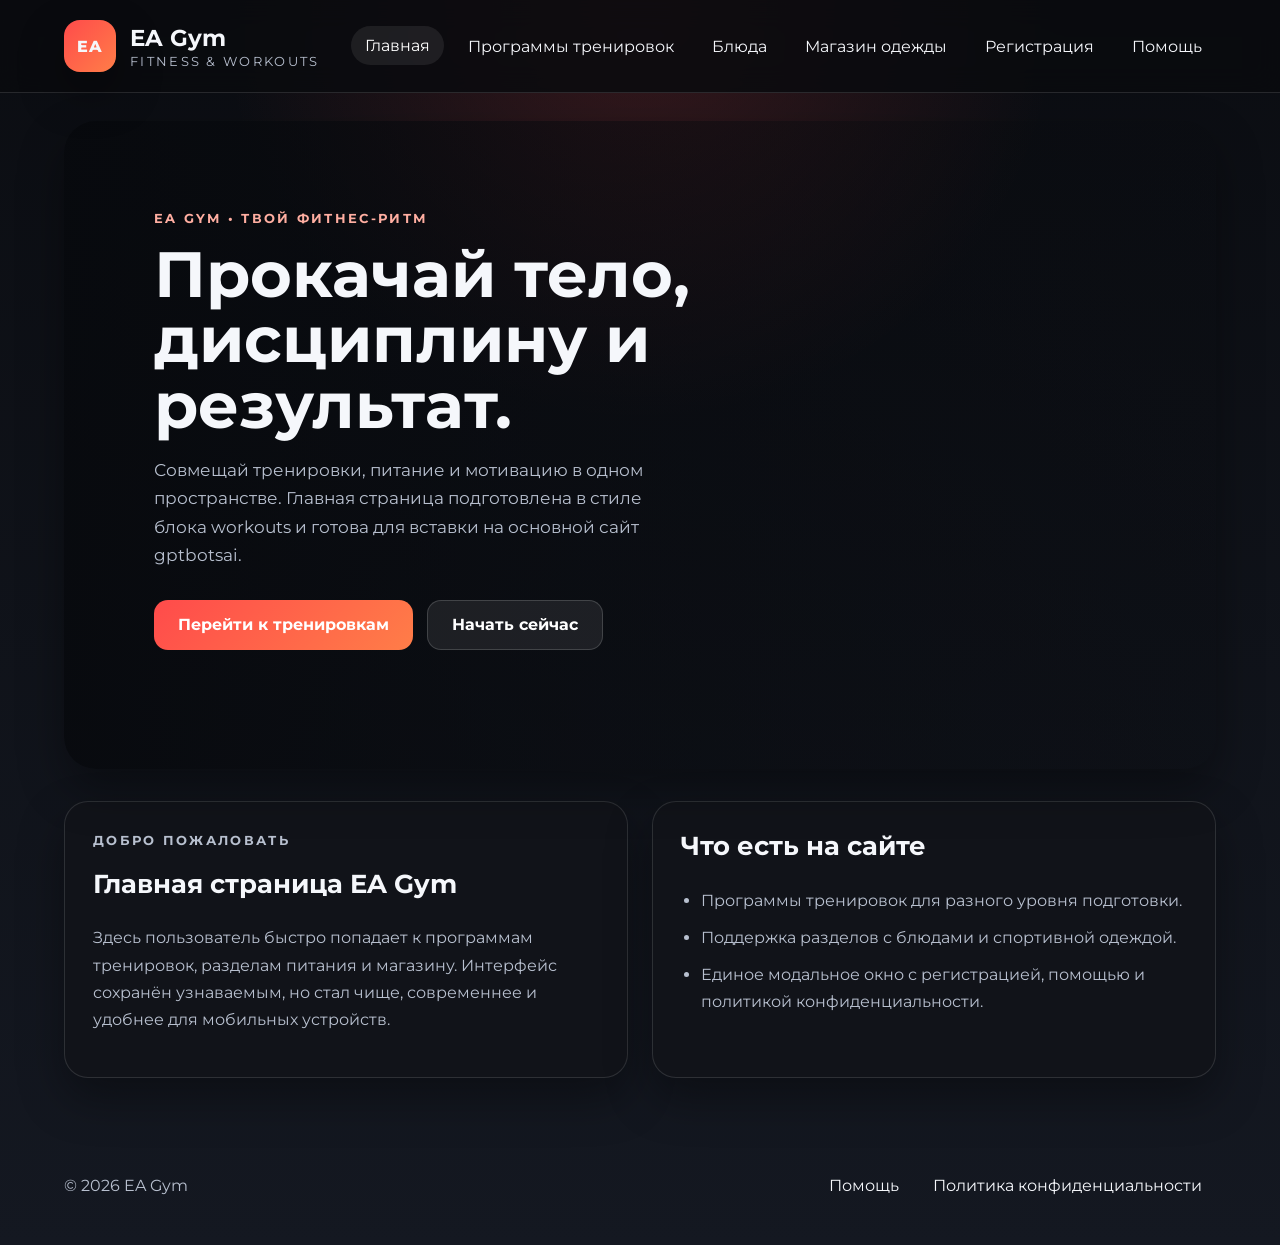
<file: index.html>
<!DOCTYPE html>
<html lang="ru">
<head>
    <meta charset="UTF-8">
  <meta name="viewport" content="width=device-width, initial-scale=1.0">
  <title>EA Gym</title>
  <link rel="preconnect" href="https://fonts.googleapis.com">
  <link rel="preconnect" href="https://fonts.gstatic.com" crossorigin>
  <link href="https://fonts.googleapis.com/css2?family=Montserrat:wght@400;500;600;700;800&display=swap" rel="stylesheet">
  <link rel="icon" href="https://static.vecteezy.com/system/resources/previews/023/658/229/non_2x/ea-monogram-logo-design-illustration-vector.jpg" type="image/jpg">
  <link rel="stylesheet" href="styles.css">
</head>
<body><header class="site-header">
    <div class="logo-wrap">
      <span class="logo-mark">EA</span>
      <div>
        <h1 class="logo">EA Gym</h1>
        <p class="logo-subtitle">fitness & workouts</p>
      </div>
    </div>

    <button class="nav-toggle" type="button" aria-expanded="false" aria-controls="mainNav">
      <span></span>
      <span></span>
      <span></span>
    </button>

    <nav id="mainNav" class="site-nav" aria-label="Основная навигация">
      <a href="index.html" class="active">Главная</a>
      <a href="pages/workouts.html">Программы тренировок</a>
      <a href="pages/meals.html">Блюда</a>
      <a href="pages/shop.html">Магазин одежды</a>
      <button type="button" class="nav-link modal-trigger" data-tab="register">Регистрация</button>
      <button type="button" class="nav-link modal-trigger" data-tab="help">Помощь</button>
    </nav>
  </header>

  <main>
    <section class="hero">
      <div class="hero-overlay"></div>
      <div class="hero-content">
        <p class="eyebrow">EA Gym • Твой фитнес-ритм</p>
        <h2>Прокачай тело, дисциплину и результат.</h2>
        <p class="hero-text">
          Совмещай тренировки, питание и мотивацию в одном пространстве. Главная страница
          подготовлена в стиле блока workouts и готова для вставки на основной сайт gptbotsai.
        </p>
        <div class="hero-actions">
          <a href="pages/workouts.html" class="btn btn-primary">Перейти к тренировкам</a>
          <button type="button" class="btn btn-secondary modal-trigger" data-tab="register">Начать сейчас</button>
        </div>
      </div>
    </section>

    <section class="welcome-section">
      <div class="section-card intro-card">
        <p class="section-label">Добро пожаловать</p>
        <h3>Главная страница EA Gym</h3>
        <p>
          Здесь пользователь быстро попадает к программам тренировок, разделам питания и магазину.
          Интерфейс сохранён узнаваемым, но стал чище, современнее и удобнее для мобильных устройств.
        </p>
      </div>

      <div class="section-card benefits-card">
        <h3>Что есть на сайте</h3>
        <ul class="benefits-list">
          <li>Программы тренировок для разного уровня подготовки.</li>
          <li>Поддержка разделов с блюдами и спортивной одеждой.</li>
          <li>Единое модальное окно с регистрацией, помощью и политикой конфиденциальности.</li>
        </ul>
      </div>
    </section>
  </main>

  <div class="modal" id="infoModal" aria-hidden="true">
    <div class="modal-dialog" role="dialog" aria-modal="true" aria-labelledby="modalTitle">
      <button type="button" class="modal-close" aria-label="Закрыть модальное окно">×</button>

      <div class="modal-tabs" role="tablist" aria-label="Информация сайта">
        <button type="button" class="tab-button active" role="tab" aria-selected="true" data-tab-target="register">Регистрация</button>
        <button type="button" class="tab-button" role="tab" aria-selected="false" data-tab-target="help">Помощь</button>
        <button type="button" class="tab-button" role="tab" aria-selected="false" data-tab-target="privacy">Политика конфиденциальности</button>
      </div>

      <div class="tab-panel active" id="register" role="tabpanel">
        <h3 id="modalTitle">Регистрация</h3>
        <p class="tab-text">Создайте аккаунт EA Gym, чтобы сохранять планы и быстрее возвращаться к тренировкам.</p>
        <form class="register-form">
          <label>
            Имя
            <input type="text" name="name" placeholder="Ваше имя" required>
          </label>
          <label>
            Email
            <input type="email" name="email" placeholder="example@email.com" required>
          </label>
          <label>
            Пароль
            <input type="password" name="password" placeholder="Введите пароль" required>
          </label>
          <button type="submit" class="btn btn-primary form-submit">Зарегистрироваться</button>
        </form>
        <p class="form-status" aria-live="polite"></p>
      </div>

      <div class="tab-panel" id="help" role="tabpanel" hidden>
        <h3>Помощь</h3>
        <p class="tab-text">
          EA Gym помогает выбрать тренировочные программы, подобрать полезные разделы сайта и быстрее
          найти нужную информацию о функционале платформы.
        </p>
        <div class="info-block">
          <p><strong>Как пользоваться сайтом:</strong> начните с раздела тренировок, затем переходите к питанию и магазину.</p>
          <p><strong>Контакты:</strong> support@eagym.com • +1 (800) 555-0199</p>
          <p><strong>Часы ответа:</strong> ежедневно с 08:00 до 20:00 UTC.</p>
        </div>
      </div>

      <div class="tab-panel" id="privacy" role="tabpanel" hidden>
        <h3>Политика конфиденциальности</h3>
        <p class="tab-text">
          Мы используем только данные, необходимые для регистрации, обратной связи и улучшения пользовательского опыта.
          Персональная информация не передаётся третьим лицам без законных оснований.
        </p>
        <div class="info-block">
          <p>Отправляя форму, пользователь подтверждает согласие на обработку имени, email и технических данных сессии.</p>
          <p>Данные защищаются и применяются только для работы сервиса EA Gym и коммуникации с пользователем.</p>
        </div>
      </div>
    </div>
  </div>
    <footer class="site-footer">
    <div>
      <p>© 2026 EA Gym</p>
    </div>
    <div class="footer-links">
      <button type="button" class="footer-link-button modal-trigger" data-tab="help">Помощь</button>
      <button type="button" class="footer-link-button modal-trigger" data-tab="privacy">Политика конфиденциальности</button>
    </div>
  </footer>

  <script src="script.js"></script>
  <script src="https://www.gptbots.ai/widget/wec7rnp4pwrpmfwafasggon/chat.js"></script>
<script>
window.onload = function() {
    if(window.GPTBots){
        window.GPTBots.init({
            botId: "69b77d5df1ecd66163cd29a8",
            botIntroduction: "Привет! Я твой AI тренер 💪"
        });

        // Кнопка слева внизу
        setTimeout(() => {
            const btn = document.querySelector('iframe[src*="gptbots.ai"]');
            if(btn){
                btn.style.position = "fixed";
                btn.style.left = "20px";
                btn.style.bottom = "20px";
                btn.style.right = "auto";
                btn.style.zIndex = "99999";
            }
        }, 1500);
    }
};
</script>
</body>
</html>
</file>
<file: styles.css>
:root {  --bg: #0e0f12;
  --surface: rgba(18, 20, 26, 0.88);
  --surface-strong: #171a21;
  --card-bg: rgba(255, 255, 255, 0.08);
  --text: #f5f7fb;
  --muted: #b8c0cf;
  --accent: #ff4b4b;
  --accent-dark: #cc3232;
  --border: rgba(255, 255, 255, 0.12);
  --shadow: 0 20px 45px rgba(0, 0, 0, 0.35);
}

* {
  box-sizing: border-box;
}

html {
  scroll-behavior: smooth;
}
body { 
  margin: 0;
  font-family: 'Montserrat', sans-serif;
  color: var(--text);
    background:
    radial-gradient(circle at top, rgba(255, 75, 75, 0.18), transparent 30%),
    linear-gradient(180deg, #0b0d12 0%, #141821 100%);
  min-height: 100vh;
}
a,
button {
  font: inherit;
}

button {
  cursor: pointer;
}

.site-header {
  position: sticky;
  top: 0;
  z-index: 20;
  display: flex;
  align-items: center;
  justify-content: space-between;
  gap: 24px;
  padding: 20px 5vw;
  background: rgba(10, 11, 15, 0.86);
  backdrop-filter: blur(14px);
  border-bottom: 1px solid var(--border);
}

.logo-wrap {
  display: flex;
  align-items: center;
  gap: 14px;
}

.logo-mark {
  display: inline-flex;
  align-items: center;
  justify-content: center;
  width: 52px;
  height: 52px;
  border-radius: 16px;
  background: linear-gradient(135deg, var(--accent), #ff7d48);
  font-weight: 800;
  letter-spacing: 0.08em;
  box-shadow: var(--shadow);
}

.logo {
  margin: 0;
  font-size: 1.45rem;
}

.logo-subtitle {
  margin: 2px 0 0;
  color: var(--muted);
  font-size: 0.8rem;
  text-transform: uppercase;
  letter-spacing: 0.18em;
}

.site-nav {
  display: flex;
  align-items: center;
  gap: 10px;
  flex-wrap: wrap;
}

.site-nav a,
.nav-link,
.footer-link-button {
  border: 0;
  background: transparent;
  color: var(--text);
  text-decoration: none;
  padding: 10px 14px;
  border-radius: 999px;
  transition: background-color 0.25s ease, color 0.25s ease, transform 0.25s ease;
}

.site-nav a:hover,
.site-nav a.active,
.nav-link:hover,
.footer-link-button:hover {
  background: rgba(255, 255, 255, 0.08);
  color: #fff;
  transform: translateY(-1px);
}

.nav-toggle {
  display: none;
  width: 48px;
  height: 48px;
  border: 1px solid var(--border);
  border-radius: 14px;
  background: rgba(255, 255, 255, 0.04);
  padding: 11px 10px;
}

.nav-toggle span {
  display: block;
  width: 100%;
  height: 3px;
  margin: 4px 0;
  border-radius: 999px;
  background: #fff;
}
.hero {
    position: relative;
  margin: 28px 5vw 0;
  min-height: 72vh;
  border-radius: 32px;
  overflow: hidden;
  background-image: url('https://www.orfea-acoustique.com/wp-content/uploads/2022/10/AdobeStock_415965143-scaled.jpeg');
  background-size: cover;
  background-position: center;
  box-shadow: var(--shadow);
}
.hero-overlay {
  position: absolute;
  inset: 0;
  background: linear-gradient(90deg, rgba(7, 9, 13, 0.88) 0%, rgba(7, 9, 13, 0.55) 45%, rgba(7, 9, 13, 0.3) 100%);
}

.hero-content {
  position: relative;
  z-index: 1;
  max-width: 720px;
  padding: 90px 7vw;
}

.eyebrow,
.section-label {
  margin: 0 0 16px;
  color: #ffaea1;
  letter-spacing: 0.18em;
  text-transform: uppercase;
  font-size: 0.8rem;
  font-weight: 700;
}

.hero h2 {
    margin: 0;
  font-size: clamp(2.6rem, 5vw, 4.9rem);
  line-height: 1.02;
}
.hero-text,
.tab-text,
.section-card p,
.info-block p,
.benefits-list li {
  color: var(--muted);
  line-height: 1.7;
}

.hero-text {
  margin: 18px 0 0;
  max-width: 640px;
  font-size: 1.05rem;
}

.hero-actions {
  display: flex;
  gap: 14px;
  flex-wrap: wrap;
  margin-top: 30px;
}
.btn {
  display: inline-flex;
  align-items: center;
  justify-content: center;
  min-height: 50px;
  padding: 0 24px;
  border: 0;
  border-radius: 14px;
  text-decoration: none;
  font-weight: 700;
  transition: transform 0.25s ease, box-shadow 0.25s ease, background 0.25s ease;
}
.btn:hover {
    transform: translateY(-2px);
  box-shadow: 0 14px 30px rgba(0, 0, 0, 0.28);
}
.btn-primary {
  background: linear-gradient(135deg, var(--accent), #ff7d48);
  color: #fff;
}
.btn-secondary {
  color: #fff;
  background: rgba(255, 255, 255, 0.08);
  border: 1px solid rgba(255, 255, 255, 0.16);
}
.welcome-section {
  display: grid;
  grid-template-columns: repeat(2, minmax(0, 1fr));
  gap: 24px;
  padding: 32px 5vw 64px;
}

.section-card {
  padding: 28px;
  border-radius: 24px;
  background: var(--surface);
  border: 1px solid var(--border);
  box-shadow: var(--shadow);
}
.section-card h3 {
  margin-top: 0;
  font-size: 1.6rem;
}
.benefits-list {
  margin: 16px 0 0;
  padding-left: 20px;
}
.benefits-list li + li {
  margin-top: 10px;
}
.modal {
  position: fixed;
  inset: 0;
  display: none;
  align-items: center;
  justify-content: center;
  padding: 20px;
  background: rgba(4, 6, 10, 0.72);
  z-index: 50;
}
.modal.open {
  display: flex;
}
.modal-dialog {
  position: relative;
  width: min(760px, 100%);
  background: #10131a;
  border: 1px solid var(--border);
  border-radius: 28px;
  box-shadow: var(--shadow);
  padding: 28px;
}
.modal-close {
  position: absolute;
  top: 18px;
  right: 18px;
  width: 42px;
  height: 42px;
  border: 0;
  border-radius: 50%;
  background: rgba(255, 255, 255, 0.08);
  color: #fff;
  font-size: 1.6rem;
}
.modal-close {
  position: absolute;
  top: 18px;
  right: 18px;
  width: 42px;
  height: 42px;
  border: 0;
  border-radius: 50%;
  background: rgba(255, 255, 255, 0.08);
  color: #fff;
  font-size: 1.6rem;
}
.tab-button {
  border: 1px solid var(--border);
  background: rgba(255, 255, 255, 0.04);
  color: var(--text);
  padding: 12px 16px;
  border-radius: 14px;
}
.tab-button.active {
  background: linear-gradient(135deg, var(--accent), #ff7d48);
  border-color: transparent;
}

.tab-panel {
  margin-top: 24px;
}
.register-form {
  display: grid;
  gap: 14px;
}
.register-form label {
  display: grid;
  gap: 8px;
  font-weight: 600;
}
.register-form input {
  width: 100%;
  min-height: 48px;
  border: 1px solid rgba(255, 255, 255, 0.14);
  border-radius: 14px;
  padding: 0 14px;
  background: rgba(255, 255, 255, 0.05);
  color: #fff;
}
.form-submit {
  margin-top: 6px;
}
.form-status {
  min-height: 24px;
  margin: 16px 0 0;
  color: #8be28b;
}

.info-block {
  display: grid;
  gap: 10px;
  padding: 18px;
  border-radius: 18px;
  background: rgba(255, 255, 255, 0.04);
  border: 1px solid var(--border);
}
.site-footer {
  display: flex;
  align-items: center;
  justify-content: space-between;
  gap: 18px;
  padding: 24px 5vw 40px;
  color: var(--muted);
}
.site-footer p {
  margin: 0;
}

.footer-credit {
  margin-top: 6px;
  color: #fff;
  font-weight: 700;
}

.footer-links {
  display: flex;
  align-items: center;
  gap: 6px;
  flex-wrap: wrap;
}

@media (max-width: 900px) {
  .welcome-section {
    grid-template-columns: 1fr;
  }
}

@media (max-width: 820px) {
  .nav-toggle {
    display: block;
  }

  .site-nav {
    position: absolute;
    top: calc(100% + 12px);
    right: 5vw;
    left: 5vw;
    display: none;
    flex-direction: column;
    align-items: stretch;
    padding: 14px;
    border-radius: 24px;
    background: rgba(10, 11, 15, 0.98);
    border: 1px solid var(--border);
    box-shadow: var(--shadow);
  }

  .site-nav.open {
    display: flex;
  }

  .site-nav a,
  .nav-link {
    width: 100%;
    text-align: left;
  }

  .hero {
    min-height: 64vh;
  }

  .hero-content {
    padding: 68px 7vw;
  }

  .site-footer {
    flex-direction: column;
    align-items: flex-start;
  }
}

@media (max-width: 560px) {
  .site-header,
  .welcome-section,
  .site-footer {
    padding-left: 20px;
    padding-right: 20px;
  }

  .hero {
    margin-left: 20px;
    margin-right: 20px;
    border-radius: 24px;
  }

  .modal-dialog {
    padding: 22px 18px;
    border-radius: 22px;
  }

  .modal-tabs {
    padding-right: 0;
  }
}
</file>
